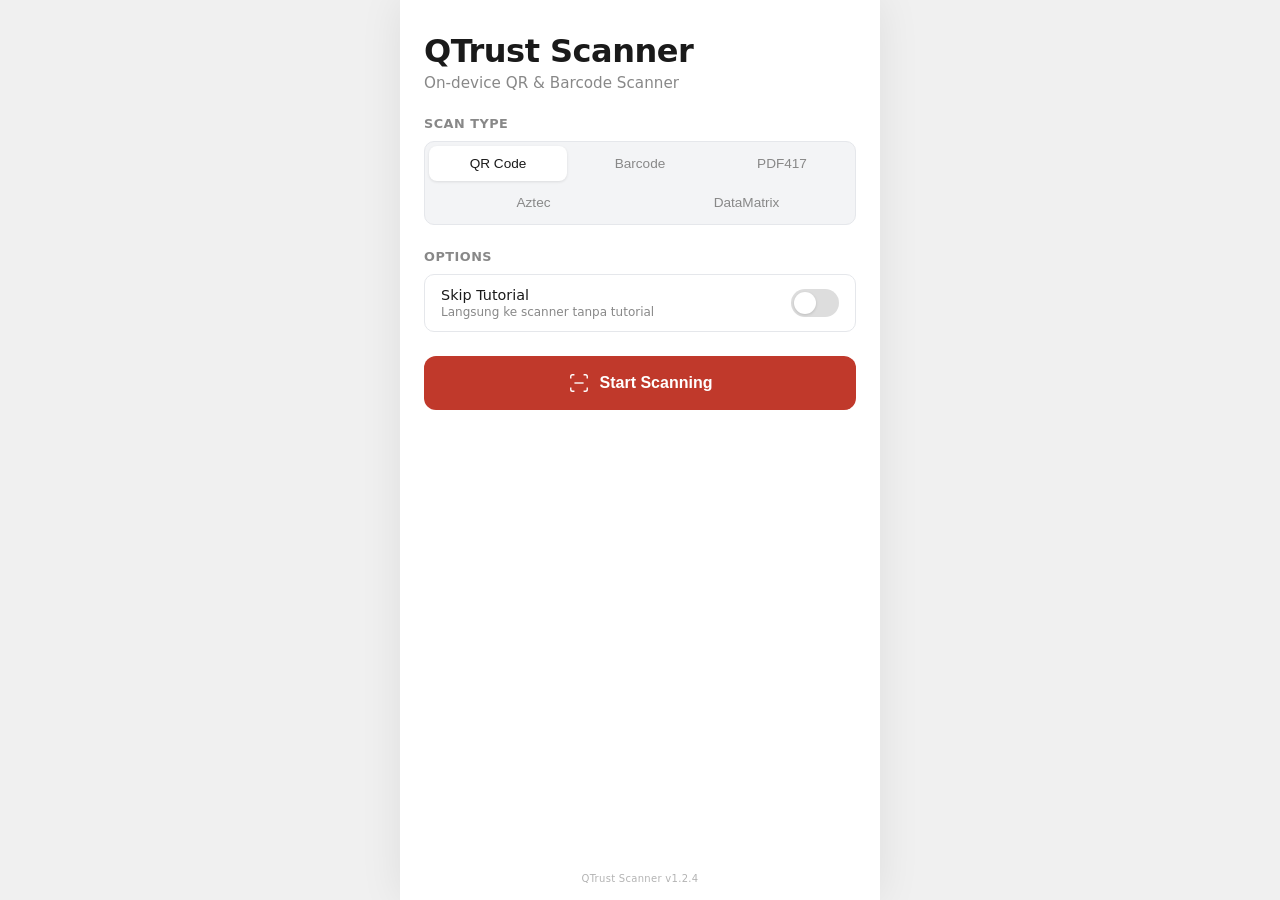
<file: assets/scanner/index.html>
<!DOCTYPE html>
<html lang="en">
<head>
    <meta charset="UTF-8">
    <meta name="viewport" content="width=device-width, initial-scale=1.0, viewport-fit=cover, user-scalable=no">
    <title>QTrust Scanner</title>
    <link rel="stylesheet" href="scanner.css">
</head>
<body>
    <!-- Home Screen -->
    <div id="home-screen">
        <div class="home-header">
            <h1 class="home-title">QTrust Scanner</h1>
            <p class="home-subtitle">On-device QR & Barcode Scanner</p>
        </div>

        <div class="home-content">
            <div class="home-section">
                <label class="home-label">Scan Type</label>
                <div class="scan-type-picker">
                    <button class="scan-type-btn active" data-type="0">QR Code</button>
                    <button class="scan-type-btn" data-type="1">Barcode</button>
                    <button class="scan-type-btn" data-type="2">PDF417</button>
                    <button class="scan-type-btn" data-type="3">Aztec</button>
                    <button class="scan-type-btn" data-type="4">DataMatrix</button>
                </div>
            </div>

            <div class="home-section">
                <label class="home-label">Options</label>
                <div class="options-card">
                    <div class="option-row">
                        <div class="option-text">
                            <span class="option-title">Skip Tutorial</span>
                            <span class="option-subtitle">Langsung ke scanner tanpa tutorial</span>
                        </div>
                        <label class="toggle">
                            <input id="toggle-skip-tutorial" type="checkbox">
                            <span class="toggle-slider"></span>
                        </label>
                    </div>
                </div>
            </div>

            <div class="home-section">
                <button id="btn-start-scan" class="start-scan-btn">
                    <svg class="scan-icon" viewBox="0 0 24 24" fill="none" stroke="currentColor" stroke-width="1.5">
                        <path d="M3 7V5a2 2 0 0 1 2-2h2"/>
                        <path d="M17 3h2a2 2 0 0 1 2 2v2"/>
                        <path d="M21 17v2a2 2 0 0 1-2 2h-2"/>
                        <path d="M7 21H5a2 2 0 0 1-2-2v-2"/>
                        <line x1="7" y1="12" x2="17" y2="12"/>
                    </svg>
                    Start Scanning
                </button>
            </div>

            <div id="home-result" class="home-section result-section hidden">
                <label class="home-label">Last Result</label>
                <div class="result-card">
                    <div class="result-row">
                        <span class="result-label">Data</span>
                        <span id="result-data" class="result-value"></span>
                    </div>
                    <div class="result-row">
                        <span class="result-label">Format</span>
                        <span id="result-format" class="result-value"></span>
                    </div>
                </div>
            </div>
        </div>

        <div class="home-footer">
            <span>QTrust Scanner v1.2.4</span>
        </div>
    </div>

    <!-- Tutorial Screen -->
    <div id="tutorial-screen" class="hidden">
        <div class="tutorial-header">
            <button id="btn-tutorial-back" class="tutorial-back" aria-label="Go back">
                <svg viewBox="0 0 24 24" width="24" height="24"><path d="M15.41 7.41L14 6l-6 6 6 6 1.41-1.41L10.83 12z" fill="currentColor"/></svg>
            </button>
            <h2 class="tutorial-title">Cara scan yang benar</h2>
        </div>

        <div class="tutorial-content">
            <div class="tutorial-step">
                <h3 class="step-heading"><span class="step-number">1.</span> Posisi QR pada kemasan</h3>
                <p class="step-desc">QR biasanya berada di sisi belakang atau samping kemasan</p>
                <div class="step-image-wrap">
                    <img src="assets/tutorial-1.jpg" alt="Posisi QR pada kemasan" class="step-image" width="600" height="200" loading="eager">
                </div>
            </div>

            <div class="tutorial-step">
                <h3 class="step-heading"><span class="step-number">2.</span> Arahkan QR ke dalam area scan</h3>
                <p class="step-desc">Posisikan QR di dalam area scan dengan pencahayaan yang cukup</p>
                <div class="step-image-wrap">
                    <img src="assets/tutorial-2.jpg" alt="Arahkan QR ke area scan" class="step-image" width="600" height="200" loading="eager">
                </div>
            </div>

            <div class="tutorial-step">
                <h3 class="step-heading"><span class="step-number">3.</span> Jarak Ideal</h3>
                <p class="step-desc">Pastikan jarak kamera sekitar 10–15 cm dari QR</p>
                <div class="step-image-wrap">
                    <img src="assets/tutorial-3.jpg" alt="Jarak ideal 10-15cm" class="step-image" width="600" height="200" loading="eager">
                </div>
            </div>
        </div>

        <div class="tutorial-footer">
            <button id="btn-tutorial-start" class="tutorial-start-btn">Mulai Scan</button>
        </div>
    </div>

    <!-- Result Screen -->
    <div id="result-screen" class="hidden">
        <!-- Scrolling banner -->
        <div class="result-banner">
            <div class="banner-content">
                <span class="banner-text">Verifikasi Keaslian hanya di</span>
                <span class="banner-url">HTTPS://AHM.TO</span>
            </div>
            <button class="banner-btn">
                <svg width="14" height="14" viewBox="0 0 24 24" fill="none" stroke="currentColor" stroke-width="2" stroke-linecap="round" stroke-linejoin="round">
                    <circle cx="12" cy="12" r="10"/><line x1="12" y1="16" x2="12" y2="12"/><line x1="12" y1="8" x2="12.01" y2="8"/>
                </svg>
                <span>INFO</span>
            </button>
        </div>

        <div class="result-divider"></div>

        <!-- Product section -->
        <div class="result-product">
            <div class="result-image-wrap">
                <div id="result-product-img" class="result-product-img">
                    <!-- Placeholder product image -->
                    <svg width="80" height="80" viewBox="0 0 24 24" fill="none" stroke="#ccc" stroke-width="1">
                        <rect x="3" y="3" width="18" height="18" rx="2"/><circle cx="8.5" cy="8.5" r="1.5"/><path d="m21 15-5-5L5 21"/>
                    </svg>
                </div>
            </div>
            <h2 id="result-product-name" class="result-product-name">AHM OIL MPX 1</h2>
        </div>

        <!-- Verification status card -->
        <div class="result-status-card">
            <div class="status-row">
                <span id="result-qr-status" class="status-label-valid">QR Valid</span>
                <div id="result-status-icon" class="status-icon status-valid">
                    <!-- Valid icon (checkmark) — shown when .status-valid -->
                    <svg class="icon-valid" width="20" height="20" viewBox="0 0 24 24" fill="none">
                        <path d="M22 11.08V12a10 10 0 1 1-5.93-9.14" stroke="#1CBF1C" stroke-width="2" stroke-linecap="round" stroke-linejoin="round"/>
                        <polyline points="22 4 12 14.01 9 11.01" stroke="#1CBF1C" stroke-width="2" stroke-linecap="round" stroke-linejoin="round"/>
                    </svg>
                    <!-- Invalid icon (X) — shown when .status-invalid -->
                    <svg class="icon-invalid" width="20" height="20" viewBox="0 0 24 24" fill="none">
                        <circle cx="12" cy="12" r="10" stroke="#EC1B30" stroke-width="2"/>
                        <line x1="15" y1="9" x2="9" y2="15" stroke="#EC1B30" stroke-width="2" stroke-linecap="round"/>
                        <line x1="9" y1="9" x2="15" y2="15" stroke="#EC1B30" stroke-width="2" stroke-linecap="round"/>
                    </svg>
                </div>
            </div>
            <div class="status-row">
                <span class="status-detail-label">Total Scan yang telah dilakukan</span>
                <span id="result-scan-count" class="status-detail-value">(1/5)</span>
            </div>
            <div class="status-row">
                <span class="status-detail-label">Kode QR</span>
                <span id="result-qr-code" class="status-detail-value result-qr-code-value">https://ahm.to/zx21G3Zb</span>
            </div>
            <div class="status-row">
                <span class="status-detail-label">Nomor Seri</span>
                <span id="result-serial" class="status-detail-value">213696348</span>
            </div>
        </div>

        <!-- Content blocks -->
        <div class="result-content-blocks">
            <div class="content-block">
                <h3 class="content-block-title">Deskripsi</h3>
                <p id="result-description" class="content-block-body">Mengandung Engine Protection Technology yang diformulasikan khusus oleh Honda R&D Jepang untuk teknologi sepeda motor Honda tipe kopling basah.</p>
            </div>

            <div class="content-block">
                <h3 class="content-block-title">Spesifikasi</h3>
                <div id="result-specs" class="content-block-specs">
                    <span>Untuk Cub &amp; Sport</span>
                    <span>SAE 10W-30 API SL JASO MA</span>
                    <span>Volume 800 ml</span>
                    <span>Part Number 082322MAK1LN0</span>
                </div>
            </div>

            <div class="content-block">
                <h3 class="content-block-title">Disclaimer</h3>
                <p id="result-disclaimer" class="content-block-body">QR yang tertera pada produk diproteksi menggunakan QR code dengan URL, HTTP://AHM.TO/zx21G3Zb</p>
            </div>

            <button id="btn-result-report" class="result-report-btn">Lapor</button>
            <button id="btn-scan-again" class="result-scan-again-btn">Scan Lagi</button>
        </div>
    </div>

    <!-- Scanner Screen -->
    <div id="scanner-container" class="hidden">
        <video id="video" autoplay playsinline webkit-playsinline muted></video>
        <canvas id="canvas" hidden></canvas>

        <!-- Viewfinder with dark overlay via box-shadow -->
        <div id="viewfinder">
            <div class="corner corner-tl"></div>
            <div class="corner corner-tr"></div>
            <div class="corner corner-bl"></div>
            <div class="corner corner-br"></div>
        </div>

        <!-- Top bar -->
        <button id="btn-back" aria-label="Go back">
            <svg viewBox="0 0 24 24"><path d="M15.41 7.41L14 6l-6 6 6 6 1.41-1.41L10.83 12z"/></svg>
        </button>
        <button id="btn-flash" aria-label="Toggle flash">
            <svg viewBox="0 0 24 24"><path d="M7 2v11h3v9l7-12h-4l4-8z"/></svg>
        </button>

        <!-- Instruction pill -->
        <div id="scan-instruction">
            <span id="scan-instruction-text">Arahkan ke QR Code pada kemasan</span>
        </div>

        <!-- Version label -->
        <div id="version">QTrust Scanner v1.2.4</div>

        <!-- Bottom tip -->
        <div id="scan-tip">
            <svg class="tip-icon" viewBox="0 0 24 24" fill="none" stroke="currentColor" stroke-width="1.5">
                <path d="M9 21h6M12 3a6 6 0 0 0-4 10.5V17h8v-3.5A6 6 0 0 0 12 3z"/>
            </svg>
            <span>Tips: Pastikan pencahayaan cukup</span>
        </div>

        <!-- Hidden but kept for JS references -->
        <div id="zoom-controls" style="display:none">
            <button id="btn-zoom-out" aria-label="Zoom out">
                <svg viewBox="0 0 24 24"><path d="M19 13H5v-2h14v2z"/></svg>
            </button>
            <span id="zoom-level">1.0x</span>
            <button id="btn-zoom-in" aria-label="Zoom in">
                <svg viewBox="0 0 24 24"><path d="M19 13h-6v6h-2v-6H5v-2h6V5h2v6h6v2z"/></svg>
            </button>
        </div>

        <div id="status">Initializing...</div>
        <div id="debug"></div>
        <div id="flash-overlay" class="hidden"></div>
    </div>
    <!-- Single classic bundle (esbuild). type=module is avoided because WKWebView
         blocks ES-module loading under file://; the SDK loads this page from a
         file:// URL for offline operation. Rebuild via scripts/sync-web-assets.sh. -->
    <script src="app.bundle.js"></script>
</body>
</html>
</file>
<file: assets/scanner/scanner.css>
* { margin: 0; padding: 0; box-sizing: border-box; }
html, body { background: #f0f0f0; overflow: hidden; width: 100%; height: 100%; font-family: -apple-system, system-ui, 'Segoe UI', sans-serif; }

/* All screens share: max-width 480px, centered horizontally.
   On desktop, body bg (#f0f0f0) shows on sides as a neutral frame. */
@media (min-width: 481px) {
    #home-screen, #tutorial-screen, #scanner-container, #result-screen {
        box-shadow: 0 0 40px rgba(0, 0, 0, 0.08);
    }
}

/* ──────────────────────────────────────────────
   Home Screen
   ────────────────────────────────────────────── */

#home-screen {
    position: fixed; top: 0; bottom: 0; left: 50%; transform: translateX(-50%);
    max-width: 480px; width: 100%;
    display: flex; flex-direction: column;
    background: #fff; color: #333;
    overflow-y: auto;
    -webkit-overflow-scrolling: touch;
}

#home-screen.hidden { display: none; }

.home-header {
    padding: calc(env(safe-area-inset-top, 0px) + 32px) 24px 24px;
}

.sdk-mode .home-header {
    padding-top: max(calc(env(safe-area-inset-top, 0px) + 32px), 76px);
}

.home-title {
    font-size: 2rem; font-weight: 700; color: #1a1a1a;
    letter-spacing: -0.5px;
}

.home-subtitle {
    font-size: 0.95rem; color: #888; margin-top: 4px;
}

.home-content {
    flex: 1; padding: 0 24px;
    display: flex; flex-direction: column; gap: 24px;
}

.home-section { display: flex; flex-direction: column; gap: 10px; }

.home-label {
    font-size: 0.8rem; font-weight: 600; color: #888;
    text-transform: uppercase; letter-spacing: 0.5px;
}

/* Scan type segmented picker */
.scan-type-picker {
    display: flex; flex-wrap: wrap; gap: 4px;
    background: #f3f4f6;
    border-radius: 10px; padding: 4px;
    border: 1px solid #e5e7eb;
}

.scan-type-btn {
    flex: 1 1 28%; min-width: 80px; padding: 10px 8px;
    background: transparent; border: none; border-radius: 8px;
    color: #888; font-size: 0.85rem; font-weight: 500; white-space: nowrap;
    cursor: pointer; transition: all 200ms ease;
    -webkit-tap-highlight-color: transparent;
}

.scan-type-btn.active {
    background: #fff; color: #1a1a1a;
    box-shadow: 0 1px 3px rgba(0,0,0,0.1);
}

.scan-type-btn:active { transform: scale(0.97); }

/* API key input */
.api-key-input {
    width: 100%; padding: 12px 16px;
    background: #f9fafb;
    border: 1px solid #e5e7eb;
    border-radius: 10px;
    color: #1a1a1a; font-size: 0.9rem;
    font-family: 'SF Mono', 'Fira Code', monospace;
    outline: none;
    transition: border-color 200ms ease;
}

.api-key-input::placeholder { color: #aaa; }
.api-key-input:focus { border-color: #C0392B; }

.api-key-error {
    font-size: 0.8rem; color: #C0392B; margin-top: -4px;
}

/* Options card */
.options-card {
    background: #fff;
    border: 1px solid #e5e7eb;
    border-radius: 10px;
    overflow: hidden;
}

.option-row {
    display: flex; align-items: center; justify-content: space-between;
    padding: 12px 16px; gap: 12px;
}

.option-text {
    display: flex; flex-direction: column; gap: 2px;
    flex: 1; min-width: 0;
}

.option-title {
    font-size: 0.9rem; color: #1a1a1a; font-weight: 500;
}

.option-subtitle {
    font-size: 0.75rem; color: #888;
}

.option-divider {
    height: 1px; background: #e5e7eb; margin: 0 16px;
}

/* Toggle switch */
.toggle {
    position: relative; display: inline-block;
    width: 48px; height: 28px; flex-shrink: 0;
}

.toggle input { opacity: 0; width: 0; height: 0; }

.toggle-slider {
    position: absolute; inset: 0;
    background: #ddd; border-radius: 14px;
    cursor: pointer;
    transition: background 200ms ease;
}

.toggle-slider::before {
    content: "";
    position: absolute; left: 3px; top: 3px;
    width: 22px; height: 22px;
    background: #fff; border-radius: 50%;
    box-shadow: 0 1px 3px rgba(0,0,0,0.15);
    transition: transform 200ms ease;
}

.toggle input:checked + .toggle-slider {
    background: #34C759;
}

.toggle input:checked + .toggle-slider::before {
    transform: translateX(20px);
}

/* Start scan button */
.start-scan-btn {
    display: flex; align-items: center; justify-content: center; gap: 10px;
    width: 100%; padding: 16px 24px;
    background: #C0392B; color: #fff;
    border: none; border-radius: 12px;
    font-size: 1rem; font-weight: 600;
    cursor: pointer;
    transition: all 200ms ease;
    -webkit-tap-highlight-color: transparent;
}

.start-scan-btn:hover { background: #a93226; }
.start-scan-btn:active { transform: scale(0.98); background: #922b21; }

.scan-icon { width: 22px; height: 22px; stroke: currentColor; }

/* Result section */
.result-section { animation: fadeIn 300ms ease; }

.result-card {
    background: #f9fafb;
    border: 1px solid #e5e7eb;
    border-radius: 10px; padding: 16px;
    display: flex; flex-direction: column; gap: 10px;
}

.result-row {
    display: flex; justify-content: space-between; align-items: center;
}

.result-label {
    font-size: 0.8rem; color: #888;
}

.result-value {
    font-size: 0.85rem; color: #1a1a1a;
    font-family: 'SF Mono', 'Fira Code', monospace;
    text-align: right; max-width: 60%;
    overflow: hidden; text-overflow: ellipsis; white-space: nowrap;
}

/* Home footer */
.home-footer {
    padding: 16px 24px calc(env(safe-area-inset-bottom, 0px) + 16px);
    text-align: center;
    font-size: 10px; color: rgba(0,0,0,0.3);
    letter-spacing: 0.3px;
}

@keyframes fadeIn {
    from { opacity: 0; transform: translateY(8px); }
    to { opacity: 1; transform: translateY(0); }
}

/* ──────────────────────────────────────────────
   Tutorial Screen
   ────────────────────────────────────────────── */

#tutorial-screen {
    position: fixed; top: 0; bottom: 0; left: 50%; transform: translateX(-50%);
    max-width: 480px; width: 100%;
    display: flex; flex-direction: column;
    background: #fff; color: #333;
    overflow: hidden;
}

#tutorial-screen.hidden { display: none; }

.tutorial-header {
    display: flex; align-items: center; gap: 12px;
    padding: calc(env(safe-area-inset-top, 0px) + 12px) 16px 12px;
    border-bottom: 1px solid #e5e7eb;
    flex-shrink: 0;
}

/* SDK mode (WKWebView/Android WebView) — env(safe-area-inset-top) returns 0,
   so enforce minimum padding to clear native status bar. */
.sdk-mode .tutorial-header {
    padding-top: max(calc(env(safe-area-inset-top, 0px) + 12px), 56px);
}

.tutorial-back {
    width: 36px; height: 36px; border: none; background: transparent;
    color: #1a1a1a; cursor: pointer; display: flex; align-items: center; justify-content: center;
    border-radius: 50%; transition: transform 100ms ease;
    -webkit-tap-highlight-color: transparent; flex-shrink: 0;
}

.tutorial-back:active { transform: scale(0.9); }

.tutorial-title {
    font-size: 1.1rem; font-weight: 600; color: #1a1a1a;
    letter-spacing: -0.3px;
}

.tutorial-content {
    flex: 1; overflow-y: auto; -webkit-overflow-scrolling: touch;
    padding: 24px 20px 120px;
    display: flex; flex-direction: column; gap: 28px;
}

.tutorial-step {
    display: flex; flex-direction: column; gap: 6px;
}

.step-heading {
    font-size: 1rem; font-weight: 600; color: #1a1a1a;
    line-height: 1.4;
}

.step-number { color: #1a1a1a; }

.step-desc {
    font-size: 0.875rem; color: #888; line-height: 1.5;
    margin-bottom: 8px;
}

.step-image-wrap {
    border-radius: 10px; overflow: hidden;
    background: #f3f4f6;
}

.step-image {
    width: 100%; height: auto; display: block;
    object-fit: cover;
}

.tutorial-footer {
    position: fixed; bottom: 0; left: 50%; transform: translateX(-50%);
    max-width: 480px; width: 100%;
    padding: 16px 20px calc(env(safe-area-inset-bottom, 0px) + 16px);
    background: linear-gradient(transparent, #fff 30%);
}

.tutorial-start-btn {
    display: block; width: 100%; padding: 16px 24px;
    background: #C0392B; color: #fff;
    border: none; border-radius: 12px;
    font-size: 1rem; font-weight: 600;
    cursor: pointer; transition: all 200ms ease;
    -webkit-tap-highlight-color: transparent;
}

.tutorial-start-btn:hover { background: #a93226; }
.tutorial-start-btn:active { transform: scale(0.98); background: #922b21; }

/* ──────────────────────────────────────────────
   Scanner Screen
   ────────────────────────────────────────────── */

#scanner-container { position: fixed; top: 0; bottom: 0; left: 50%; transform: translateX(-50%); max-width: 480px; width: 100%; height: 100%; background: #000; overflow: hidden; }
#scanner-container.hidden { display: none; }

/* Hidden until the stream is actually playing. A paused <video> makes Android
   WebView paint a giant overlay play button that CSS pseudo-hiding can't kill
   reliably; opacity:0 hides the whole video shadow DOM (button included). The
   black #scanner-container behind it covers the gap until .playing is added. */
#video { position: absolute; inset: 0; width: 100%; height: 100%; object-fit: cover; background: #000; opacity: 0; transition: opacity 0.2s ease; }
#video.playing { opacity: 1; }
#scanner-container { background: #000; }
#video::-webkit-media-controls { display: none !important; }
#video::-webkit-media-controls-enclosure { display: none !important; }
#video::-webkit-media-controls-panel { display: none !important; }
#video::-webkit-media-controls-start-playback-button { display: none !important; }
/* Big centered play overlay Android WebView paints over a paused/loading video */
#video::-webkit-media-controls-overlay-play-button { display: none !important; }
#video::-webkit-media-controls-overlay-enclosure { display: none !important; }

/* Viewfinder — centered with box-shadow overlay */
#viewfinder {
    position: absolute; top: 50%; left: 50%; transform: translate(-50%, -50%);
    width: 65vmin; height: 65vmin; max-width: 280px; max-height: 280px;
    border-radius: 12px;
    box-shadow: 0 0 0 calc(max(100vw, 100vh)) rgba(0, 0, 0, 0.6);
    z-index: 2; pointer-events: none;
}
#viewfinder.barcode-mode {
    width: 85vw; height: 28vmin;
    max-width: 360px; max-height: 110px;
}

/* Corner brackets */
.corner {
    position: absolute; width: 32px; height: 32px;
    border-color: rgba(255, 255, 255, 0.85); border-style: solid; border-width: 0;
}
.corner-tl { top: -1px; left: -1px; border-top-width: 3px; border-left-width: 3px; border-top-left-radius: 12px; }
.corner-tr { top: -1px; right: -1px; border-top-width: 3px; border-right-width: 3px; border-top-right-radius: 12px; }
.corner-bl { bottom: -1px; left: -1px; border-bottom-width: 3px; border-left-width: 3px; border-bottom-left-radius: 12px; }
.corner-br { bottom: -1px; right: -1px; border-bottom-width: 3px; border-right-width: 3px; border-bottom-right-radius: 12px; }

/* Version label — bottom center */
#version {
    position: absolute; bottom: calc(env(safe-area-inset-bottom, 0px) + 16px);
    left: 50%; transform: translateX(-50%);
    color: rgba(255,255,255,0.4); font-family: -apple-system, system-ui, sans-serif;
    font-size: 10px; font-weight: 400; letter-spacing: 0.3px;
    z-index: 10;
}

/* Status — hidden */
#status { display: none; }

/* Top bar buttons */
#btn-back, #btn-flash {
    position: absolute; top: calc(env(safe-area-inset-top, 44px) + 44px);
    width: 40px; height: 40px; border-radius: 50%; border: none;
    background: transparent; color: #fff; cursor: pointer;
    display: flex; align-items: center; justify-content: center;
    transition: transform 100ms ease;
    -webkit-tap-highlight-color: transparent;
    z-index: 10;
}
#btn-back { left: 12px; }
#btn-flash { right: 12px; }
#btn-back:active, #btn-flash:active {
    transform: scale(0.9);
}
#btn-back svg, #btn-flash svg {
    width: 24px; height: 24px; fill: #fff;
}

/* Flash active state */
#btn-flash.active svg path { fill: #ffd600; }

/* Instruction pill — below top bar */
#scan-instruction {
    position: absolute;
    top: calc(env(safe-area-inset-top, 44px) + 96px);
    left: 50%; transform: translateX(-50%);
    z-index: 10;
}

#scan-instruction-text {
    display: inline-block;
    padding: 10px 20px;
    background: rgba(30, 30, 30, 0.85);
    backdrop-filter: blur(12px); -webkit-backdrop-filter: blur(12px);
    border-radius: 24px;
    color: #fff;
    font-family: -apple-system, system-ui, sans-serif;
    font-size: 14px; font-weight: 500;
    white-space: nowrap;
    letter-spacing: -0.1px;
}

/* Bottom tip */
#scan-tip {
    position: absolute;
    bottom: calc(env(safe-area-inset-bottom, 0px) + 32px);
    left: 50%; transform: translateX(-50%);
    display: flex; align-items: center; gap: 8px;
    z-index: 10;
    color: rgba(255, 255, 255, 0.7);
    font-family: -apple-system, system-ui, sans-serif;
    font-size: 13px; font-weight: 400;
    white-space: nowrap;
}

.tip-icon {
    width: 18px; height: 18px;
    stroke: rgba(255, 214, 0, 0.8);
    flex-shrink: 0;
}

/* Flash overlay */
#flash-overlay { position: absolute; inset: 0; background: rgba(255,255,255,0.5); opacity: 0; pointer-events: none; transition: opacity 150ms ease-out; z-index: 20; }
#flash-overlay.flash { opacity: 1; }

/* Debug overlay — hidden by default, enable via ?debug=1 */
#debug { display: none; }
#debug.visible {
    display: block;
    position: absolute; top: 40px; left: 8px; right: 8px;
    color: lime; font-size: 10px; font-family: monospace;
    background: rgba(0,0,0,0.8); padding: 8px; border-radius: 4px;
    max-height: 40vh; overflow-y: auto; z-index: 999; white-space: pre-wrap;
}

/* ──────────────────────────────────────────────
   Result Screen
   ────────────────────────────────────────────── */

#result-screen {
    position: fixed; top: 0; bottom: 0; left: 50%; transform: translateX(-50%);
    max-width: 480px; width: 100%;
    display: flex; flex-direction: column;
    background: #fff; color: #1c1c1c;
    overflow-y: auto;
    -webkit-overflow-scrolling: touch;
    padding-top: env(safe-area-inset-top, 0px);
}

.sdk-mode #result-screen {
    padding-top: max(env(safe-area-inset-top, 0px), 48px);
}

#result-screen.hidden { display: none; }

/* Scrolling banner */
.result-banner {
    display: flex; align-items: center; justify-content: space-between;
    padding: 8px 16px; gap: 12px;
    background: #E8A527;
    flex-shrink: 0;
}

.banner-content {
    display: flex; align-items: center; gap: 14px;
    flex: 1; min-width: 0;
}

.banner-text {
    font-size: 12px; font-weight: 400; color: #fff;
    white-space: nowrap;
}

.banner-url {
    font-size: 12px; font-weight: 700; color: #fff;
    white-space: nowrap;
}

.banner-btn {
    display: flex; align-items: center; gap: 4px;
    padding: 4px 8px;
    background: #fff; border: none; border-radius: 4px;
    color: #E8A527; font-size: 12px; font-weight: 500;
    cursor: pointer; flex-shrink: 0;
    -webkit-tap-highlight-color: transparent;
}

.banner-btn svg { stroke: #E8A527; }

/* Divider */
.result-divider {
    height: 0.5px; background: #e7e7e7; flex-shrink: 0;
}

/* Product section */
.result-product {
    display: flex; flex-direction: column; align-items: flex-start;
    padding: 0 16px;
}

.result-image-wrap {
    display: flex; justify-content: center; align-items: center;
    width: 100%; height: 174px;
    background: #fff;
}

.result-product-img {
    width: 119px; height: 119px;
    display: flex; align-items: center; justify-content: center;
}

.result-product-img img {
    max-width: 100%; max-height: 100%; object-fit: contain;
}

.result-product-name {
    font-size: 18px; font-weight: 600; color: #000;
    line-height: 22px; width: 100%;
}

/* Verification status card */
.result-status-card {
    display: flex; flex-direction: column;
    padding: 24px; gap: 14px;
    background: #fff;
    border-top: 1px solid #ebebeb;
    border-bottom: 1px solid #ebebeb;
    margin-top: 16px;
}

.status-row {
    display: flex; justify-content: space-between; align-items: center;
}

.status-label-valid {
    font-size: 16px; font-weight: 700; color: #1CBF1C;
    line-height: 24px;
}

.status-label-invalid {
    font-size: 16px; font-weight: 700; color: #EC1B30;
    line-height: 24px;
}

/* Status icon — toggle valid/invalid SVGs via CSS class */
.status-icon { flex-shrink: 0; }
.status-icon .icon-valid,
.status-icon .icon-invalid { display: none; }
.status-icon.status-valid .icon-valid { display: block; }
.status-icon.status-invalid .icon-invalid { display: block; }

.status-detail-label {
    font-size: 12px; font-weight: 400; color: #2d2d2d;
    line-height: 18px;
}

.status-detail-value {
    font-size: 12px; font-weight: 600; color: #2d2d2d;
    line-height: 18px; text-align: right;
}

.result-qr-code-value {
    max-width: 55%; overflow: hidden;
    text-overflow: ellipsis; white-space: nowrap;
}

/* Content blocks */
.result-content-blocks {
    display: flex; flex-direction: column;
    padding: 24px; gap: 16px;
    padding-bottom: calc(env(safe-area-inset-bottom, 0px) + 24px);
}

.content-block {
    display: flex; flex-direction: column; gap: 7px;
}

.content-block-title {
    font-size: 14px; font-weight: 700; color: #1c1c1c;
    line-height: 20px;
}

.content-block-body {
    font-size: 12px; font-weight: 400; color: #9f9f9f;
    line-height: 18px;
}

.content-block-specs {
    display: flex; flex-direction: column; gap: 2px;
    font-size: 10px; font-weight: 400; color: #333;
    line-height: 14px;
}

/* Report button */
.result-report-btn {
    display: flex; justify-content: center; align-items: center;
    width: 100%; padding: 10px 16px;
    background: #EC1B30; color: #fff;
    border: none; border-radius: 4px;
    font-size: 14px; font-weight: 500; line-height: 20px;
    cursor: pointer;
    -webkit-tap-highlight-color: transparent;
    transition: background 200ms ease;
    margin-top: 8px;
}

.result-report-btn:hover { background: #d91e32; }
.result-report-btn:active { background: #c4162a; }

/* Scan again button */
.result-scan-again-btn {
    display: flex; justify-content: center; align-items: center;
    width: 100%; padding: 10px 16px;
    background: #fff; color: #2d2d2d;
    border: 1px solid #e5e7eb; border-radius: 4px;
    font-size: 14px; font-weight: 500; line-height: 20px;
    cursor: pointer;
    -webkit-tap-highlight-color: transparent;
    transition: background 200ms ease;
}

.result-scan-again-btn:hover { background: #f9fafb; }
.result-scan-again-btn:active { background: #f3f4f6; }

.hidden { display: none; }
</file>
